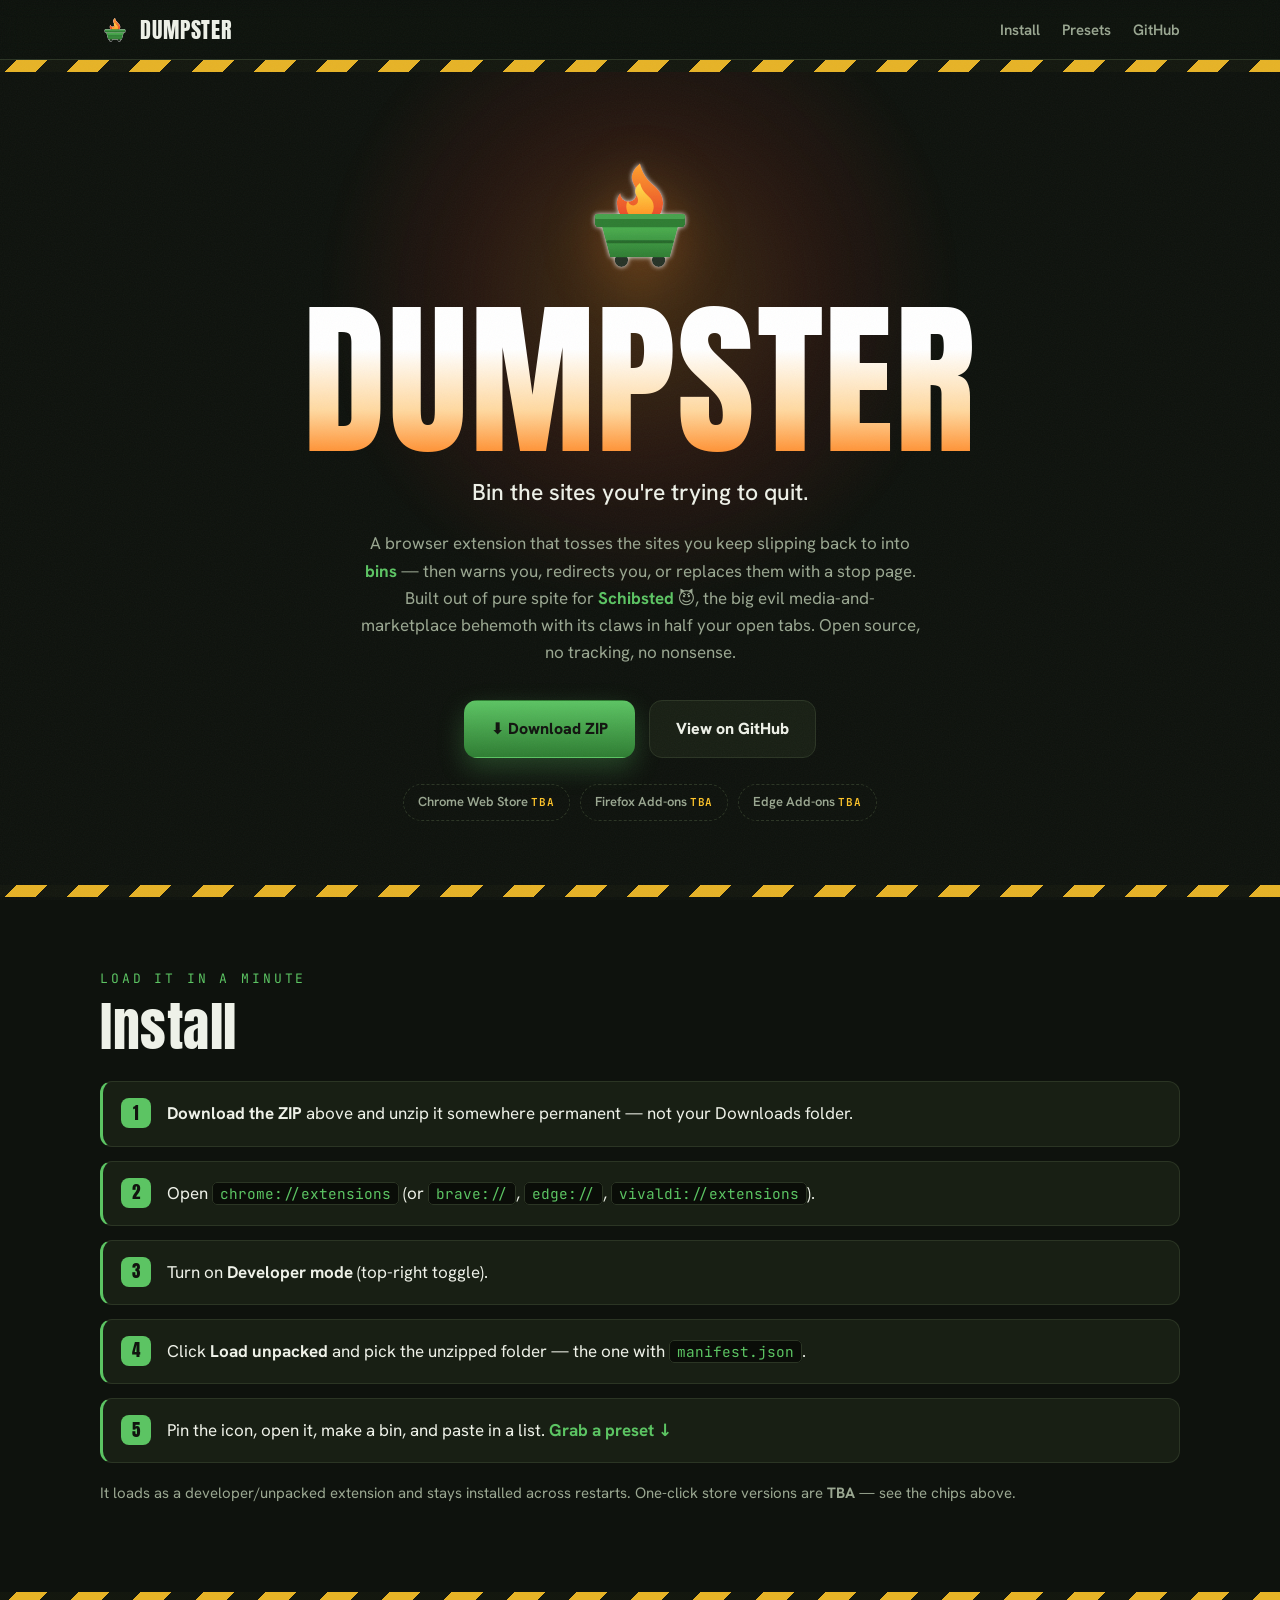
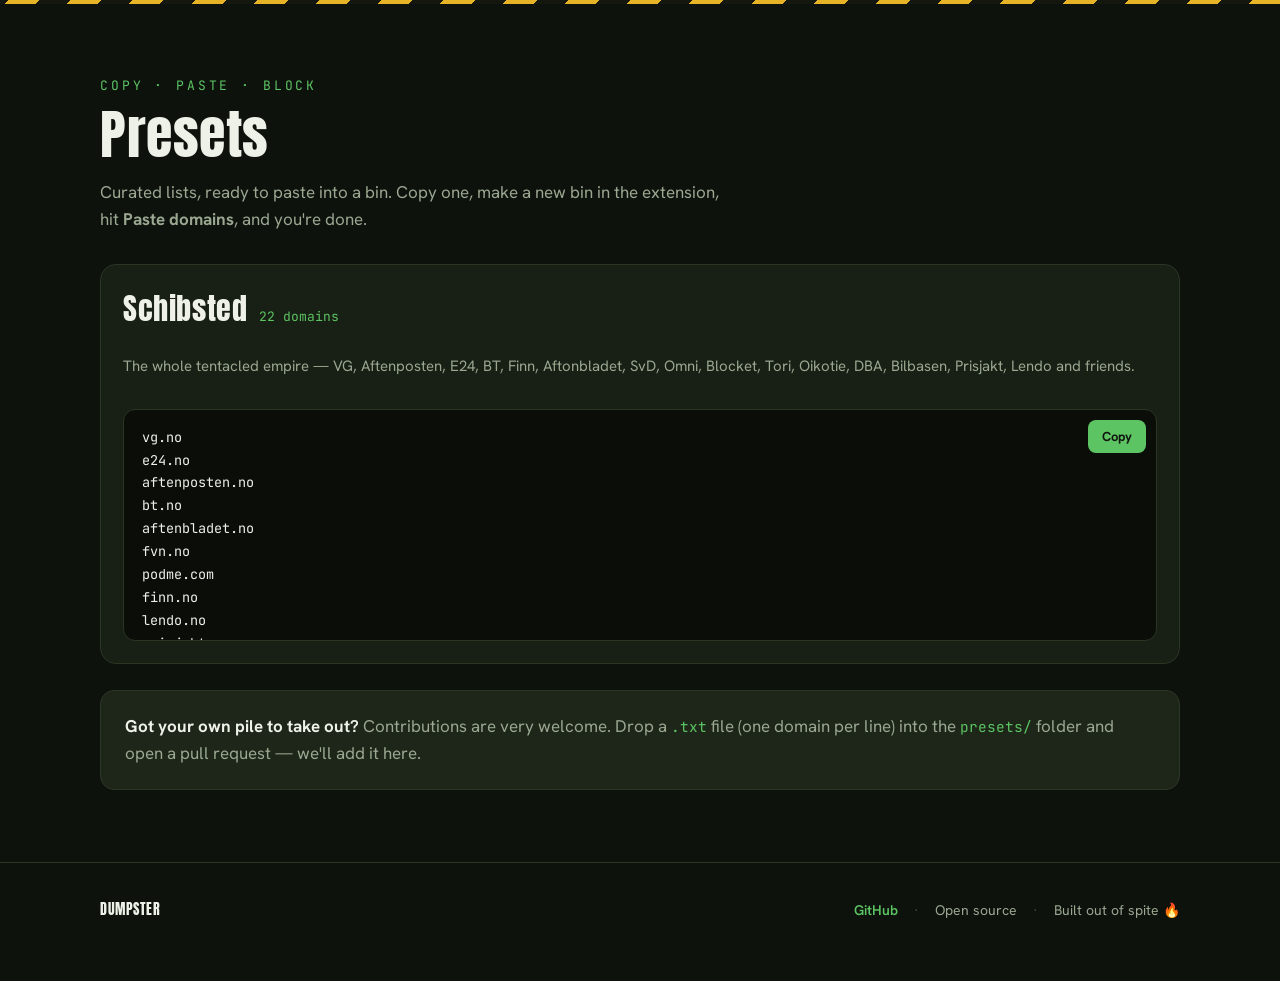
<file: docs/index.html>
<!DOCTYPE html>
<html lang="en">
  <head>
    <meta charset="utf-8" />
    <meta name="viewport" content="width=device-width, initial-scale=1" />
    <title>Dumpster — bin the sites you're trying to quit</title>
    <meta name="description" content="A browser extension that tosses the sites you're trying to quit into bins — warn, redirect, or replace them. Built out of spite for Schibsted. Open source." />
    <meta name="theme-color" content="#0e120d" />
    <meta property="og:title" content="Dumpster" />
    <meta property="og:description" content="Bin the sites you're trying to quit. Warn, redirect, or replace them. Built out of spite." />
    <meta property="og:image" content="icon.png" />
    <meta property="og:type" content="website" />
    <link rel="icon" href="icon.svg" />
    <link rel="preconnect" href="https://fonts.googleapis.com" />
    <link rel="preconnect" href="https://fonts.gstatic.com" crossorigin />
    <link
      href="https://fonts.googleapis.com/css2?family=Anton&family=Hanken+Grotesk:wght@400;500;700;800&family=JetBrains+Mono:wght@400;600&display=swap"
      rel="stylesheet"
    />
    <style>
      :root {
        --bg: #0e120d;
        --bg-2: #141a11;
        --card: #181f14;
        --card-2: #1d2618;
        --line: #2b3524;
        --ink: #eef1e8;
        --ink-soft: #9aa791;
        --green: #5cc463;
        --green-d: #2e7d32;
        --fire: #ff8c2b;
        --fire-2: #e5392b;
        --yellow: #ffc529;
        --red: #ef4444;
        --display: "Anton", "Arial Narrow", sans-serif;
        --body: "Hanken Grotesk", system-ui, sans-serif;
        --mono: "JetBrains Mono", ui-monospace, monospace;
      }

      * {
        box-sizing: border-box;
      }
      html {
        scroll-behavior: smooth;
      }
      body {
        margin: 0;
        background: var(--bg);
        color: var(--ink);
        font-family: var(--body);
        font-size: 17px;
        line-height: 1.6;
        -webkit-font-smoothing: antialiased;
        overflow-x: hidden;
      }
      /* faint grain over everything */
      body::before {
        content: "";
        position: fixed;
        inset: 0;
        z-index: 9999;
        pointer-events: none;
        opacity: 0.04;
        background-image: url("data:image/svg+xml,%3Csvg xmlns='http://www.w3.org/2000/svg' width='160' height='160'%3E%3Cfilter id='n'%3E%3CfeTurbulence type='fractalNoise' baseFrequency='0.85' numOctaves='3'/%3E%3C/filter%3E%3Crect width='100%25' height='100%25' filter='url(%23n)'/%3E%3C/svg%3E");
      }
      a {
        color: inherit;
      }
      .wrap {
        width: min(1080px, 92vw);
        margin: 0 auto;
      }

      /* hazard stripe */
      .hazard {
        height: 12px;
        background: repeating-linear-gradient(
          -45deg,
          var(--yellow) 0 22px,
          #14180f 22px 44px
        );
        opacity: 0.9;
      }

      /* ---------- nav ---------- */
      nav {
        position: sticky;
        top: 0;
        z-index: 50;
        backdrop-filter: blur(10px);
        background: color-mix(in srgb, var(--bg) 78%, transparent);
        border-bottom: 1px solid var(--line);
      }
      .nav-in {
        display: flex;
        align-items: center;
        gap: 14px;
        padding: 12px 0;
      }
      .nav-brand {
        display: flex;
        align-items: center;
        gap: 10px;
        font-family: var(--display);
        font-size: 22px;
        letter-spacing: 0.04em;
      }
      .nav-brand img {
        width: 30px;
        height: 30px;
      }
      .nav-links {
        margin-left: auto;
        display: flex;
        gap: 22px;
        font-weight: 600;
        font-size: 15px;
      }
      .nav-links a {
        text-decoration: none;
        color: var(--ink-soft);
        transition: color 0.15s;
      }
      .nav-links a:hover {
        color: var(--ink);
      }
      @media (max-width: 620px) {
        .nav-links {
          display: none;
        }
      }

      /* ---------- hero ---------- */
      .hero {
        position: relative;
        text-align: center;
        padding: 78px 0 64px;
        overflow: hidden;
      }
      .hero::before {
        content: "";
        position: absolute;
        top: -120px;
        left: 50%;
        transform: translateX(-50%);
        width: 680px;
        height: 680px;
        max-width: 120vw;
        background: radial-gradient(
          circle,
          rgba(255, 140, 43, 0.22),
          rgba(229, 57, 43, 0.1) 38%,
          transparent 66%
        );
        filter: blur(8px);
        pointer-events: none;
      }
      .hero-icon {
        width: 132px;
        height: 132px;
        position: relative;
        animation: rise 0.7s cubic-bezier(0.2, 0.9, 0.3, 1) both;
        filter: drop-shadow(0 8px 28px rgba(255, 140, 43, 0.3));
      }
      .hero h1 {
        font-family: var(--display);
        font-weight: 400;
        font-size: clamp(64px, 15vw, 168px);
        line-height: 0.9;
        letter-spacing: 0.01em;
        margin: 14px 0 0;
        background: linear-gradient(180deg, #fff 30%, #ffd9a0 70%, var(--fire));
        -webkit-background-clip: text;
        background-clip: text;
        color: transparent;
        animation: rise 0.7s 0.05s cubic-bezier(0.2, 0.9, 0.3, 1) both;
      }
      .hero .lead {
        font-size: clamp(18px, 2.4vw, 23px);
        font-weight: 500;
        color: var(--ink);
        max-width: 30ch;
        margin: 18px auto 0;
        animation: rise 0.7s 0.12s cubic-bezier(0.2, 0.9, 0.3, 1) both;
      }
      .hero .spite {
        color: var(--ink-soft);
        max-width: 56ch;
        margin: 20px auto 0;
        animation: rise 0.7s 0.18s cubic-bezier(0.2, 0.9, 0.3, 1) both;
      }
      .hero .spite b {
        color: var(--green);
      }
      @keyframes rise {
        from {
          opacity: 0;
          transform: translateY(16px);
        }
      }
      @keyframes flicker {
        0%, 100% {
          filter: drop-shadow(0 8px 28px rgba(255, 140, 43, 0.3));
        }
        50% {
          filter: drop-shadow(0 8px 38px rgba(255, 140, 43, 0.55));
        }
      }
      .hero-icon {
        animation: rise 0.7s cubic-bezier(0.2, 0.9, 0.3, 1) both,
          flicker 2.8s 0.8s ease-in-out infinite;
      }

      /* ---------- buttons ---------- */
      .cta {
        display: flex;
        gap: 14px;
        justify-content: center;
        flex-wrap: wrap;
        margin-top: 34px;
        animation: rise 0.7s 0.24s cubic-bezier(0.2, 0.9, 0.3, 1) both;
      }
      .btn {
        display: inline-flex;
        align-items: center;
        gap: 9px;
        font-family: var(--body);
        font-weight: 800;
        font-size: 16px;
        text-decoration: none;
        padding: 15px 26px;
        border-radius: 13px;
        border: 1px solid transparent;
        cursor: pointer;
        transition: transform 0.12s, box-shadow 0.18s, background 0.15s;
      }
      .btn-primary {
        color: #11140f;
        background: linear-gradient(180deg, var(--green), var(--green-d));
        box-shadow: 0 10px 26px rgba(92, 196, 99, 0.28);
      }
      .btn-primary:hover {
        transform: translateY(-2px);
        box-shadow: 0 16px 34px rgba(92, 196, 99, 0.4);
      }
      .btn-ghost {
        color: var(--ink);
        background: var(--card);
        border-color: var(--line);
      }
      .btn-ghost:hover {
        transform: translateY(-2px);
        background: var(--card-2);
      }

      .stores {
        margin-top: 26px;
        display: flex;
        gap: 10px;
        justify-content: center;
        flex-wrap: wrap;
        animation: rise 0.7s 0.3s cubic-bezier(0.2, 0.9, 0.3, 1) both;
      }
      .chip {
        font-size: 13px;
        font-weight: 600;
        color: var(--ink-soft);
        padding: 7px 14px;
        border: 1px dashed var(--line);
        border-radius: 999px;
      }
      .chip span {
        color: var(--yellow);
        font-family: var(--mono);
        font-size: 11px;
        letter-spacing: 0.08em;
      }

      /* ---------- sections ---------- */
      section.block {
        padding: 72px 0;
      }
      .eyebrow {
        font-family: var(--mono);
        font-size: 13px;
        letter-spacing: 0.22em;
        text-transform: uppercase;
        color: var(--green);
        margin: 0 0 10px;
      }
      h2 {
        font-family: var(--display);
        font-weight: 400;
        font-size: clamp(34px, 5vw, 54px);
        line-height: 1;
        letter-spacing: 0.01em;
        margin: 0 0 28px;
      }

      /* steps */
      .steps {
        list-style: none;
        counter-reset: s;
        margin: 0;
        padding: 0;
        display: grid;
        gap: 14px;
      }
      .steps li {
        counter-increment: s;
        position: relative;
        background: var(--card);
        border: 1px solid var(--line);
        border-left: 3px solid var(--green);
        border-radius: 12px;
        padding: 18px 20px 18px 64px;
      }
      .steps li::before {
        content: counter(s);
        position: absolute;
        left: 18px;
        top: 16px;
        width: 30px;
        height: 30px;
        display: grid;
        place-items: center;
        font-family: var(--display);
        font-size: 17px;
        color: #11140f;
        background: var(--green);
        border-radius: 8px;
      }
      .steps b {
        color: var(--ink);
      }
      .steps code,
      kbd {
        font-family: var(--mono);
        font-size: 0.85em;
        background: #0a0d08;
        border: 1px solid var(--line);
        padding: 1px 7px;
        border-radius: 5px;
        color: var(--green);
      }
      .note {
        margin-top: 18px;
        color: var(--ink-soft);
        font-size: 15px;
      }

      /* presets */
      .preset-intro {
        max-width: 64ch;
        color: var(--ink-soft);
        margin: -10px 0 30px;
      }
      .preset {
        background: var(--card);
        border: 1px solid var(--line);
        border-radius: 16px;
        overflow: hidden;
      }
      .preset-head {
        display: flex;
        align-items: baseline;
        gap: 12px;
        padding: 20px 22px 0;
      }
      .preset-head h3 {
        font-family: var(--display);
        font-weight: 400;
        font-size: 30px;
        letter-spacing: 0.02em;
        margin: 0;
      }
      .preset-count {
        font-family: var(--mono);
        font-size: 13px;
        color: var(--green);
      }
      .preset-blurb {
        padding: 6px 22px 16px;
        color: var(--ink-soft);
        font-size: 15px;
      }
      .preset-box {
        position: relative;
        margin: 0 22px 22px;
        border: 1px solid var(--line);
        border-radius: 12px;
        background: #0a0d08;
      }
      .preset-box pre {
        margin: 0;
        padding: 16px 18px;
        max-height: 230px;
        overflow: auto;
        font-family: var(--mono);
        font-size: 13.5px;
        line-height: 1.7;
        color: var(--ink);
        white-space: pre-wrap;
        word-break: break-all;
      }
      .copy {
        position: absolute;
        top: 10px;
        right: 10px;
        font-family: var(--body);
        font-weight: 700;
        font-size: 13px;
        color: #11140f;
        background: var(--green);
        border: none;
        border-radius: 8px;
        padding: 8px 14px;
        cursor: pointer;
        transition: background 0.15s, transform 0.1s;
      }
      .copy:hover {
        transform: translateY(-1px);
      }
      .copy.copied {
        background: var(--yellow);
      }

      .contribute {
        margin-top: 26px;
        background: var(--card-2);
        border: 1px solid var(--line);
        border-radius: 14px;
        padding: 22px 24px;
        color: var(--ink-soft);
      }
      .contribute b {
        color: var(--ink);
      }
      .contribute code {
        font-family: var(--mono);
        font-size: 0.85em;
        color: var(--green);
      }

      footer {
        border-top: 1px solid var(--line);
        padding: 36px 0 60px;
        color: var(--ink-soft);
        font-size: 14px;
      }
      .foot-in {
        display: flex;
        gap: 16px;
        align-items: center;
        flex-wrap: wrap;
      }
      .foot-in a {
        color: var(--green);
        font-weight: 600;
        text-decoration: none;
      }
      .foot-in .sep {
        opacity: 0.4;
      }
      .foot-brand {
        font-family: var(--display);
        letter-spacing: 0.04em;
        color: var(--ink);
        margin-right: auto;
      }
    </style>
  </head>
  <body>
    <nav>
      <div class="wrap nav-in">
        <span class="nav-brand"><img src="icon.svg" alt="" /> DUMPSTER</span>
        <span class="nav-links">
          <a href="#install">Install</a>
          <a href="#presets">Presets</a>
          <a id="navRepo" href="#">GitHub</a>
        </span>
      </div>
    </nav>
    <div class="hazard"></div>

    <header class="hero">
      <div class="wrap">
        <img class="hero-icon" src="icon.svg" alt="Dumpster logo" />
        <h1>DUMPSTER</h1>
        <p class="lead">Bin the sites you're trying to quit.</p>
        <p class="spite">
          A browser extension that tosses the sites you keep slipping back to into
          <b>bins</b> — then warns you, redirects you, or replaces them with a stop
          page. Built out of pure spite for <b>Schibsted</b> 😈, the big evil
          media-and-marketplace behemoth with its claws in half your open tabs.
          Open source, no tracking, no nonsense.
        </p>

        <div class="cta">
          <a class="btn btn-primary" id="downloadBtn" href="#install">⬇ Download ZIP</a>
          <a class="btn btn-ghost" id="repoBtn" href="#">View on GitHub</a>
        </div>

        <div class="stores">
          <span class="chip">Chrome Web Store <span>TBA</span></span>
          <span class="chip">Firefox Add-ons <span>TBA</span></span>
          <span class="chip">Edge Add-ons <span>TBA</span></span>
        </div>
      </div>
    </header>

    <div class="hazard"></div>

    <section class="block" id="install">
      <div class="wrap">
        <p class="eyebrow">Load it in a minute</p>
        <h2>Install</h2>
        <ol class="steps">
          <li><b>Download the ZIP</b> above and unzip it somewhere permanent — not your Downloads folder.</li>
          <li>Open <code>chrome://extensions</code> (or <code>brave://</code>, <code>edge://</code>, <code>vivaldi://extensions</code>).</li>
          <li>Turn on <b>Developer mode</b> (top-right toggle).</li>
          <li>Click <b>Load unpacked</b> and pick the unzipped folder — the one with <code>manifest.json</code>.</li>
          <li>Pin the icon, open it, make a bin, and paste in a list. <a href="#presets" style="color:var(--green);font-weight:700;text-decoration:none">Grab a preset ↓</a></li>
        </ol>
        <p class="note">
          It loads as a developer/unpacked extension and stays installed across
          restarts. One-click store versions are <b>TBA</b> — see the chips above.
        </p>
      </div>
    </section>

    <div class="hazard"></div>

    <section class="block" id="presets">
      <div class="wrap">
        <p class="eyebrow">Copy · Paste · Block</p>
        <h2>Presets</h2>
        <p class="preset-intro">
          Curated lists, ready to paste into a bin. Copy one, make a new bin in the
          extension, hit <b>Paste domains</b>, and you're done.
        </p>

        <div id="presetList"></div>

        <div class="contribute">
          <b>Got your own pile to take out?</b> Contributions are very welcome.
          Drop a <code>.txt</code> file (one domain per line) into the
          <code>presets/</code> folder and open a pull request — we'll add it here.
        </div>
      </div>
    </section>

    <footer>
      <div class="wrap foot-in">
        <span class="foot-brand">DUMPSTER</span>
        <a id="footRepo" href="#">GitHub</a>
        <span class="sep">·</span>
        <span>Open source</span>
        <span class="sep">·</span>
        <span>Built out of spite 🔥</span>
      </div>
    </footer>

    <script>
      // Figure out the repo + download URLs from the GitHub Pages address.
      // user.github.io/<repo>/  ->  github.com/user/<repo>
      (function () {
        const host = location.hostname;
        const isPages = host.endsWith("github.io");
        const user = isPages ? host.split(".")[0] : null;
        const repo = isPages
          ? location.pathname.split("/").filter(Boolean)[0] || "dumpster"
          : "dumpster";
        const repoUrl = user
          ? "https://github.com/" + user + "/" + repo
          : "https://github.com/your-username/dumpster";

        ["repoBtn", "navRepo", "footRepo"].forEach(function (id) {
          document.getElementById(id).href = repoUrl;
        });

        // Point "Download ZIP" at the real default branch. Start with a safe
        // guess, then upgrade via the API (handles main vs master vs anything).
        const dl = document.getElementById("downloadBtn");
        dl.href = repoUrl + "/archive/refs/heads/main.zip";
        if (user) {
          fetch("https://api.github.com/repos/" + user + "/" + repo)
            .then(function (r) {
              return r.ok ? r.json() : null;
            })
            .then(function (info) {
              if (info && info.default_branch) {
                dl.href =
                  repoUrl + "/archive/refs/heads/" + info.default_branch + ".zip";
              }
            })
            .catch(function () {
              /* keep the fallback */
            });
        }
      })();

      // Presets: add an entry here when you add a .txt to /presets.
      const PRESETS = [
        {
          title: "Schibsted",
          file: "presets/schibsted.txt",
          blurb:
            "The whole tentacled empire — VG, Aftenposten, E24, BT, Finn, Aftonbladet, SvD, Omni, Blocket, Tori, Oikotie, DBA, Bilbasen, Prisjakt, Lendo and friends."
        }
      ];

      const list = document.getElementById("presetList");

      PRESETS.forEach(function (p, i) {
        const el = document.createElement("div");
        el.className = "preset";
        if (i > 0) el.style.marginTop = "18px";
        el.innerHTML =
          '<div class="preset-head"><h3>' +
          p.title +
          '</h3><span class="preset-count"></span></div>' +
          '<p class="preset-blurb">' +
          p.blurb +
          "</p>" +
          '<div class="preset-box"><button class="copy">Copy</button><pre>Loading…</pre></div>';
        list.appendChild(el);

        const pre = el.querySelector("pre");
        const count = el.querySelector(".preset-count");
        const btn = el.querySelector(".copy");

        fetch(p.file)
          .then(function (r) {
            if (!r.ok) throw new Error("not found");
            return r.text();
          })
          .then(function (text) {
            const domains = text
              .split(/\r?\n/)
              .map(function (s) {
                return s.trim();
              })
              .filter(Boolean);
            pre.textContent = domains.join("\n");
            count.textContent = domains.length + " domains";
          })
          .catch(function () {
            pre.textContent =
              "Couldn't load the list here — view it in the repo: " + p.file;
            btn.style.display = "none";
          });

        btn.addEventListener("click", function () {
          navigator.clipboard.writeText(pre.textContent).then(function () {
            btn.textContent = "Copied ✓";
            btn.classList.add("copied");
            setTimeout(function () {
              btn.textContent = "Copy";
              btn.classList.remove("copied");
            }, 1600);
          });
        });
      });
    </script>
  </body>
</html>
</file>
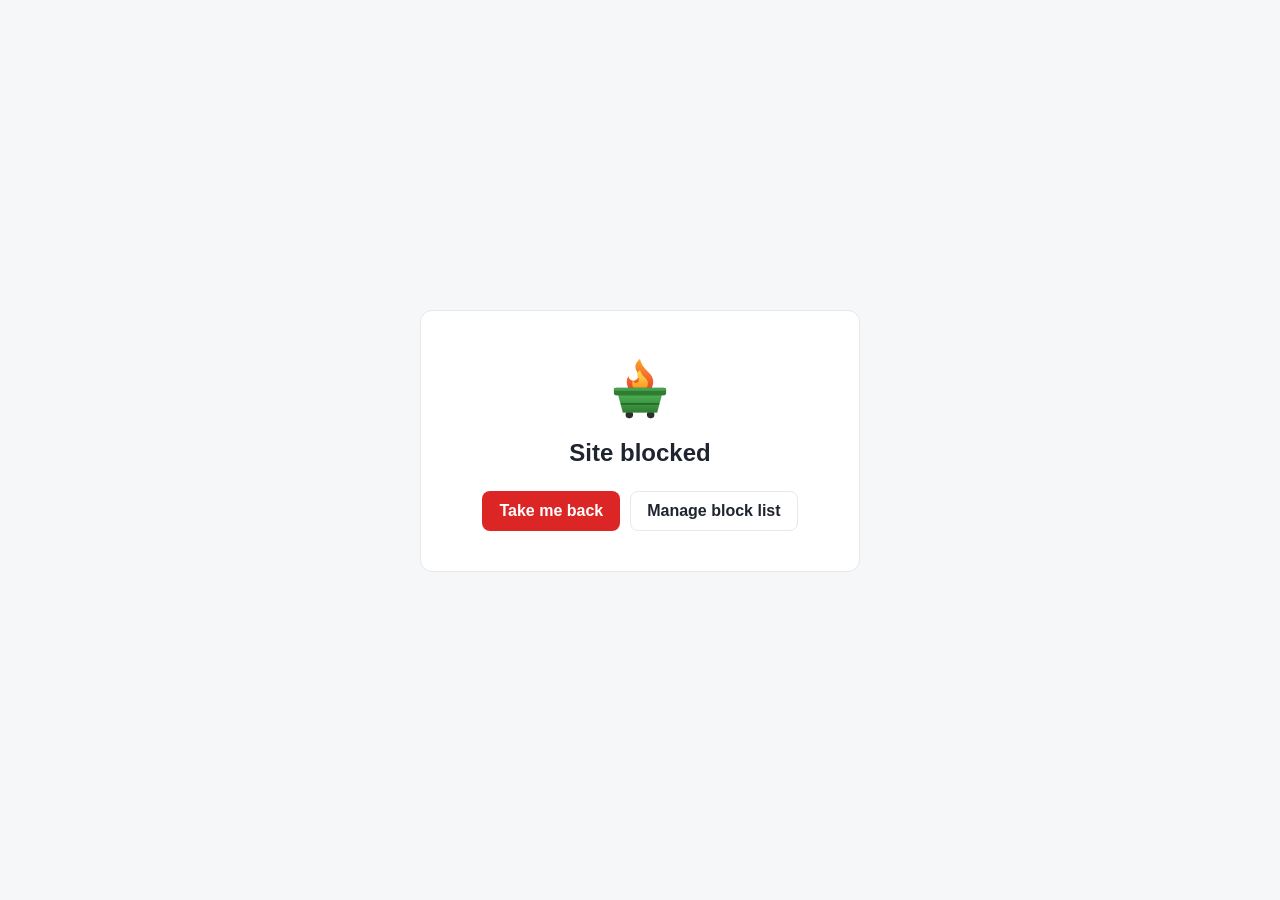
<file: src/blocked.html>
<!DOCTYPE html>
<html lang="en">
  <head>
    <meta charset="utf-8" />
    <meta name="viewport" content="width=device-width, initial-scale=1" />
    <title>Blocked &middot; Dumpster</title>
    <link rel="stylesheet" href="pages.css" />
  </head>
  <body class="blocked-page">
    <main class="card blocked-card">
      <div class="blocked-mark" aria-hidden="true">
        <img src="../assets/icon.svg" alt="" />
      </div>
      <h1 id="blockedTitle">Site blocked</h1>
      <p class="blocked-sub" id="blockedSub"></p>
      <div class="blocked-actions">
        <button id="back" class="btn btn-primary">Take me back</button>
        <button id="options" class="btn btn-ghost">Manage block list</button>
      </div>
    </main>
    <script src="common.js"></script>
    <script src="blocked.js"></script>
  </body>
</html>
</file>
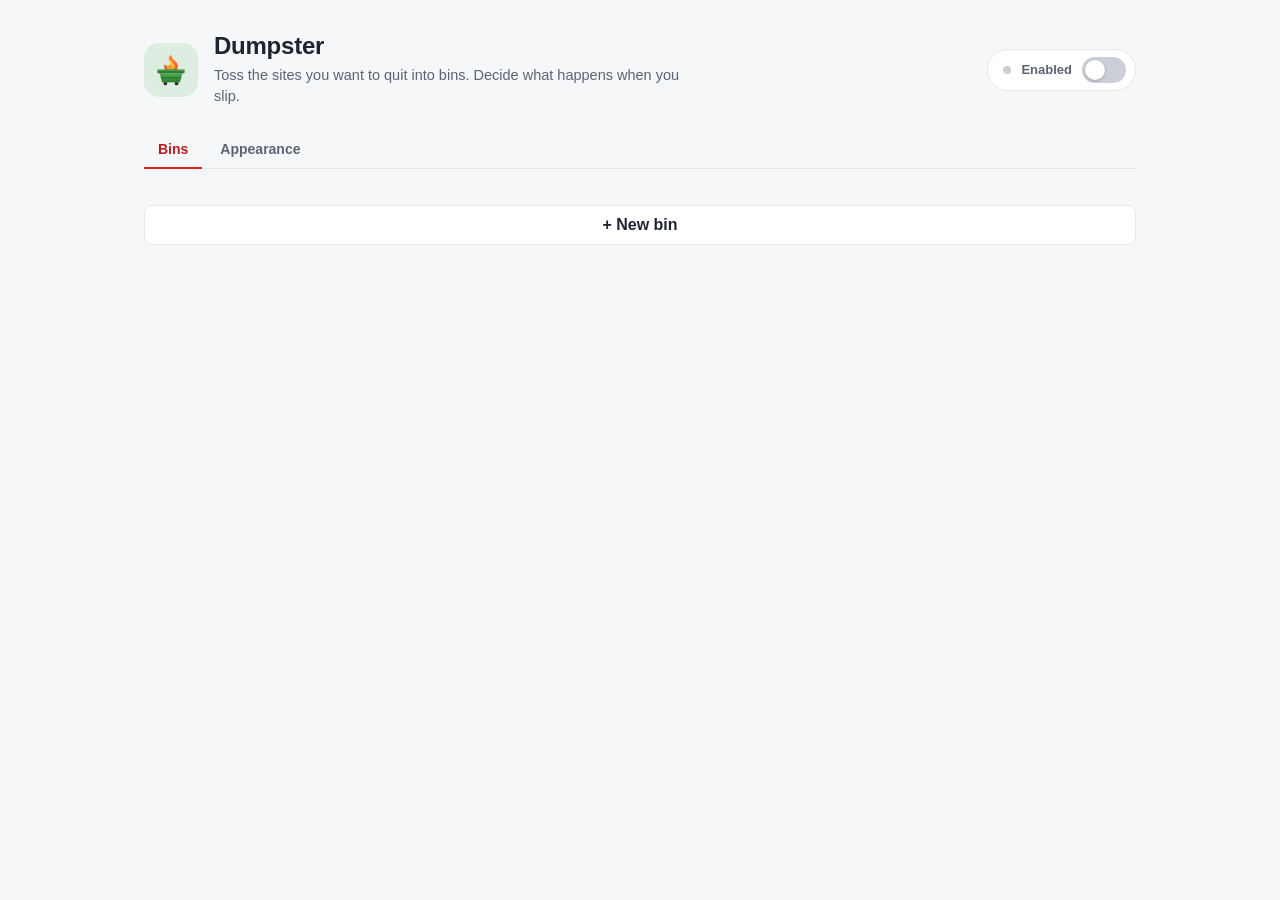
<file: src/options.html>
<!DOCTYPE html>
<html lang="en">
  <head>
    <meta charset="utf-8" />
    <meta name="viewport" content="width=device-width, initial-scale=1" />
    <title>Dumpster &middot; Settings</title>
    <link rel="stylesheet" href="pages.css" />
  </head>
  <body class="options-page">
    <main class="shell wide">
      <header class="head">
        <div class="brand">
          <span class="brand-mark" aria-hidden="true"><img src="../assets/icon.svg" alt="" /></span>
          <div class="brand-text">
            <h1>Dumpster</h1>
            <p class="tagline">Toss the sites you want to quit into bins. Decide what happens when you slip.</p>
          </div>
        </div>
        <label class="switch master" title="Turn all blocking on or off">
          <span class="master-dot" aria-hidden="true"></span>
          <span class="switch-label" id="enabledLabel">Enabled</span>
          <input type="checkbox" id="enabled" />
          <span class="switch-track"><span class="switch-thumb"></span></span>
        </label>
      </header>

      <nav class="tabs" role="tablist">
        <button type="button" class="tab is-active" data-tab="bins" role="tab">Bins</button>
        <button type="button" class="tab" data-tab="appearance" role="tab">Appearance</button>
      </nav>

      <!-- Bins tab -->
      <section class="tabpane" data-pane="bins">
        <div class="bin-grid" id="bins"></div>
        <p class="empty-bins" id="emptyBins" hidden>
          No bins yet. Create one and paste in a list of sites to block.
        </p>
        <button type="button" class="btn btn-ghost btn-newbin" id="newBin">+ New bin</button>
      </section>

      <!-- Appearance tab -->
      <section class="tabpane" data-pane="appearance" hidden>
        <section class="card">
          <h2>What it says</h2>
          <p class="hint">Wording is shared across every bin. Use <code>{site}</code> wherever you want the blocked domain to appear.</p>
          <div class="field">
            <label for="bannerText">Warning bar message</label>
            <textarea id="bannerText" rows="2"></textarea>
          </div>
          <div class="field">
            <label for="blockedTitle">Stop page heading</label>
            <input type="text" id="blockedTitle" />
          </div>
          <div class="field">
            <label for="blockedText">Stop page text</label>
            <textarea id="blockedText" rows="2"></textarea>
          </div>
          <div class="field">
            <label for="backLabel">"Back" button label</label>
            <input type="text" id="backLabel" />
          </div>
          <div class="field">
            <label for="hideLabel">"Hide" button label</label>
            <input type="text" id="hideLabel" />
          </div>
          <div class="field">
            <label for="manageLabel">"Manage" button label</label>
            <input type="text" id="manageLabel" />
          </div>
        </section>
        <div class="pane-foot">
          <button type="button" class="btn btn-ghost btn-sm" id="appReset">Reset to defaults</button>
          <span class="dirty" id="appDirty" hidden><span class="dirty-dot"></span>Unsaved changes</span>
          <span class="status" id="appStatus" role="status"></span>
          <button type="button" class="btn btn-primary" id="appSave" disabled>Saved</button>
        </div>
      </section>
    </main>

    <!-- Bin editor (popup) -->
    <div class="modal-backdrop" id="binModal" hidden>
      <div class="modal" role="dialog" aria-modal="true" aria-labelledby="modalName">
        <header class="modal-head">
          <input type="text" class="bin-name" id="modalName" aria-label="Bin name" placeholder="Bin name" />
          <button type="button" class="modal-close" id="modalClose" aria-label="Close">&times;</button>
        </header>

        <div class="modal-body">
          <div class="bin-action">
            <label class="bin-action-label" for="modalMode">When I visit a site in this bin&hellip;</label>
            <select class="bin-mode" id="modalMode">
              <option value="warning">Show a warning bar</option>
              <option value="redirect">Redirect me elsewhere</option>
              <option value="error">Block with a stop page</option>
            </select>
            <div class="field bin-redirect" id="modalRedirectRow">
              <label for="modalRedirect">Default redirect destination</label>
              <input type="url" id="modalRedirect" placeholder="https://example.com" spellcheck="false" />
            </div>
          </div>

          <div class="bin-rows" id="modalRows"></div>

          <div class="bin-actions">
            <button type="button" class="btn btn-ghost btn-sm" id="modalAddSite">+ Add site</button>
            <button type="button" class="btn btn-ghost btn-sm" id="modalPaste">Paste domains</button>
            <span class="count" id="modalCount"></span>
          </div>

          <div class="bin-paste-box" id="modalPasteBox" hidden>
            <textarea id="modalPasteText" rows="5" spellcheck="false" placeholder="vg.no&#10;finn.no&#10;aftonbladet.se"></textarea>
            <div class="paste-actions">
              <button type="button" class="btn btn-primary btn-sm" id="modalPasteAdd">Add to bin</button>
              <button type="button" class="btn btn-ghost btn-sm" id="modalPasteCancel">Cancel</button>
            </div>
          </div>
        </div>

        <footer class="modal-foot">
          <button type="button" class="btn btn-ghost btn-danger" id="modalDelete">Delete bin</button>
          <span class="modal-foot-spacer"></span>
          <span class="dirty" id="modalDirty" hidden><span class="dirty-dot"></span>Unsaved</span>
          <button type="button" class="btn btn-ghost" id="modalCancel">Cancel</button>
          <button type="button" class="btn btn-primary" id="modalSave" disabled>Save changes</button>
        </footer>
      </div>
    </div>

    <script src="common.js"></script>
    <script src="options.js"></script>
  </body>
</html>
</file>
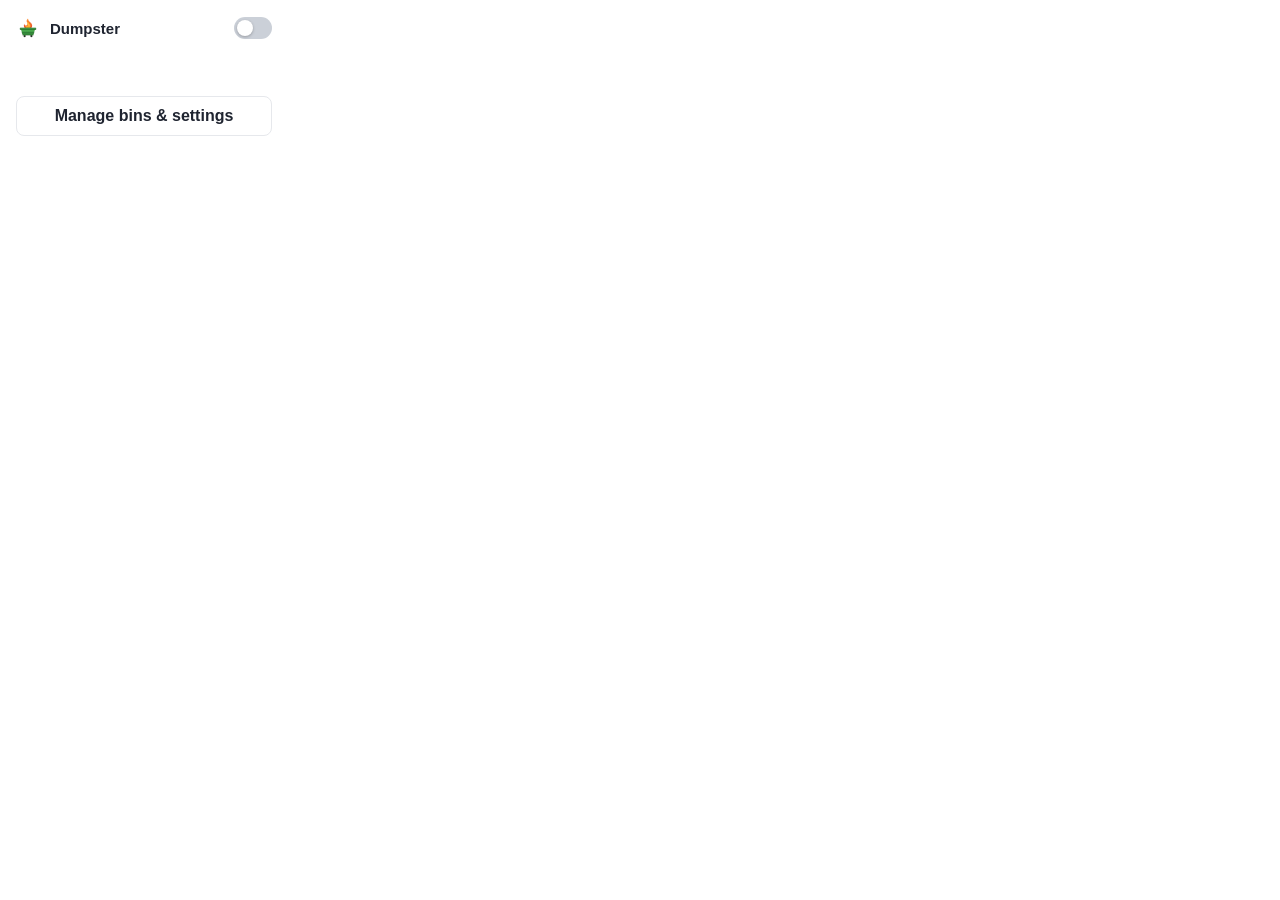
<file: src/popup.html>
<!DOCTYPE html>
<html lang="en">
  <head>
    <meta charset="utf-8" />
    <meta name="viewport" content="width=device-width, initial-scale=1" />
    <title>Dumpster</title>
    <link rel="stylesheet" href="pages.css" />
  </head>
  <body class="popup-page">
    <div class="popup">
      <header class="popup-head">
        <span class="brand-mark" aria-hidden="true"><img src="../assets/icon.svg" alt="" /></span>
        <strong>Dumpster</strong>
        <label class="switch switch-sm">
          <input type="checkbox" id="enabled" />
          <span class="switch-track"><span class="switch-thumb"></span></span>
        </label>
      </header>

      <div class="popup-bins" id="bins"></div>

      <p class="popup-status" id="status"></p>

      <button type="button" class="btn btn-ghost btn-block" id="options">
        Manage bins &amp; settings
      </button>
    </div>

    <script src="common.js"></script>
    <script src="popup.js"></script>
  </body>
</html>
</file>
<file: src/pages.css>
/* Shared styles for the options page, popup, and block page. */

:root {
  color-scheme: light dark;
  --red: #dc2626;
  --red-dark: #b91c1c;
  --red-soft: #fef2f2;
  --ink: #1f2430;
  --ink-soft: #5b6473;
  --line: #e6e8ec;
  --line-2: #cdd2da; /* stronger hairline (hover borders) */
  --bg: #f6f7f9;
  --card: #ffffff;
  --field-bg: #ffffff; /* inputs / textareas */
  --elev: #ffffff; /* ghost buttons */
  --elev-hover: #f1f2f4;
  --switch-off: #cbd0d8;
  --chip-bg: var(--red-soft); /* .domain / code chips */
  --chip-fg: var(--red-dark);
  --radius: 12px;
  --font: -apple-system, BlinkMacSystemFont, "Segoe UI", Roboto, Helvetica,
    Arial, sans-serif;
  --mono: ui-monospace, SFMono-Regular, Menlo, Consolas, monospace;
}

@media (prefers-color-scheme: dark) {
  :root {
    --red: #ef4444;
    --red-dark: #f87171;
    --red-soft: #2a1618;
    --ink: #e8eaed;
    --ink-soft: #9aa3b2;
    --line: #2c333f;
    --line-2: #3b4350;
    --bg: #0f1216;
    --card: #1a1f29;
    --field-bg: #11151c;
    --elev: #222835;
    --elev-hover: #2b323f;
    --switch-off: #3a414e;
    --chip-bg: #3a1d20;
    --chip-fg: #fca5a5;
  }
}

* {
  box-sizing: border-box;
}

/* The `hidden` attribute must win over author `display` rules (e.g. the modal's
   `display: flex`), otherwise hidden elements stay visible. */
[hidden] {
  display: none !important;
}

body {
  margin: 0;
  font-family: var(--font);
  color: var(--ink);
  background: var(--bg);
  -webkit-font-smoothing: antialiased;
}

h1,
h2 {
  margin: 0;
}

/* ---------- Buttons ---------- */
.btn {
  font: inherit;
  font-weight: 600;
  border: 1px solid transparent;
  border-radius: 8px;
  padding: 10px 16px;
  cursor: pointer;
  transition: background 0.12s ease, border-color 0.12s ease;
}
.btn-sm {
  padding: 7px 12px;
  font-size: 13px;
}
.btn-block {
  width: 100%;
}
.btn-primary {
  background: var(--red);
  color: #fff;
}
.btn-primary:hover {
  background: var(--red-dark);
}
.btn-ghost {
  background: var(--elev);
  color: var(--ink);
  border-color: var(--line);
}
.btn-ghost:hover {
  background: var(--elev-hover);
}
.btn:disabled {
  opacity: 0.55;
  cursor: default;
}

.domain,
code {
  font-family: var(--mono);
  background: var(--chip-bg);
  color: var(--chip-fg);
  padding: 1px 6px;
  border-radius: 5px;
  font-size: 0.92em;
}

/* ---------- Brand marks ---------- */
.brand-mark,
.blocked-mark {
  color: var(--red);
  display: inline-flex;
  align-items: center;
  justify-content: center;
}
.brand-mark img {
  width: 36px;
  height: 36px;
  display: block;
}
.popup-head .brand-mark img {
  width: 24px;
  height: 24px;
}
.blocked-mark img {
  width: 76px;
  height: 76px;
  display: block;
}

/* ---------- Switch ---------- */
.switch {
  display: inline-flex;
  align-items: center;
  gap: 10px;
  cursor: pointer;
  user-select: none;
}
.switch input {
  position: absolute;
  opacity: 0;
  width: 0;
  height: 0;
}
.switch-track {
  position: relative;
  width: 44px;
  height: 26px;
  background: var(--switch-off);
  border-radius: 999px;
  transition: background 0.15s ease;
  flex: 0 0 auto;
}
.switch-thumb {
  position: absolute;
  top: 3px;
  left: 3px;
  width: 20px;
  height: 20px;
  background: #fff;
  border-radius: 50%;
  box-shadow: 0 1px 3px rgba(0, 0, 0, 0.25);
  transition: transform 0.15s ease;
}
.switch input:checked + .switch-track {
  background: var(--red);
}
.switch input:checked + .switch-track .switch-thumb {
  transform: translateX(18px);
}
.switch-sm .switch-track {
  width: 38px;
  height: 22px;
}
.switch-sm .switch-thumb {
  width: 16px;
  height: 16px;
}
.switch-sm input:checked + .switch-track .switch-thumb {
  transform: translateX(16px);
}
.switch-label {
  font-size: 13px;
  font-weight: 600;
  color: var(--ink-soft);
}

/* ---------- Options page ---------- */
.shell {
  max-width: 680px;
  margin: 0 auto;
  padding: 32px 24px 64px;
}
.shell.wide {
  max-width: 1040px;
}
.head {
  display: flex;
  align-items: center;
  justify-content: space-between;
  gap: 16px;
  margin-bottom: 24px;
}
.brand {
  display: flex;
  gap: 16px;
  align-items: center;
  min-width: 0;
}
.brand-mark {
  font-size: 34px;
  line-height: 1;
}
/* Header brand mark sits in a soft tinted tile so the icon reads as a logo. */
.head .brand-mark {
  width: 54px;
  height: 54px;
  flex: 0 0 auto;
  border-radius: 15px;
  background: rgba(76, 175, 80, 0.14);
}
.head .brand-mark img {
  width: 40px;
  height: 40px;
}
.head h1 {
  font-size: 24px;
  font-weight: 800;
  letter-spacing: -0.01em;
}

/* Master enable — a labeled pill with a status dot. */
.master {
  flex: 0 0 auto;
  gap: 10px;
  padding: 7px 9px 7px 15px;
  border: 1px solid var(--line);
  border-radius: 999px;
  background: var(--card);
}
.master .switch-label {
  font-weight: 700;
  color: var(--ink-soft);
  order: 2;
}
.master:has(input:checked) .switch-label {
  color: var(--ink);
}
.master-dot {
  order: 1;
  width: 8px;
  height: 8px;
  flex: 0 0 auto;
  border-radius: 50%;
  background: var(--switch-off);
  transition: background 0.15s ease;
}
.master:has(input:checked) .master-dot {
  background: var(--red);
}
.master .switch-track {
  order: 3;
}
.tagline {
  margin: 5px 0 0;
  color: var(--ink-soft);
  font-size: 14.5px;
  line-height: 1.45;
  max-width: 60ch;
}

.card {
  background: var(--card);
  border: 1px solid var(--line);
  border-radius: var(--radius);
  padding: 20px;
  margin-bottom: 18px;
}
.card h2 {
  font-size: 15px;
  margin-bottom: 14px;
}
.card-head {
  display: flex;
  align-items: baseline;
  justify-content: space-between;
  margin-bottom: 6px;
}
.card-head h2 {
  margin-bottom: 0;
}
.count {
  font-size: 12px;
  color: var(--ink-soft);
  font-weight: 600;
}

.modes {
  display: grid;
  gap: 10px;
}
.mode {
  display: flex;
  gap: 12px;
  align-items: flex-start;
  padding: 12px 14px;
  border: 1px solid var(--line);
  border-radius: 10px;
  cursor: pointer;
  transition: border-color 0.12s ease, background 0.12s ease;
}
.mode:hover {
  border-color: var(--line-2);
}
.mode input {
  margin-top: 2px;
  accent-color: var(--red);
}
.mode input:checked ~ .mode-body .mode-title {
  color: var(--red-dark);
}
.mode:has(input:checked) {
  border-color: var(--red);
  background: var(--red-soft);
}
.mode-body {
  display: flex;
  flex-direction: column;
  gap: 2px;
}
.mode-title {
  font-weight: 600;
  font-size: 14px;
}
.mode-desc {
  font-size: 12.5px;
  color: var(--ink-soft);
}

.redirect-row {
  margin-top: 16px;
  display: flex;
  flex-direction: column;
  gap: 6px;
}
.redirect-row label,
.field label {
  font-size: 13px;
  font-weight: 600;
}
.field {
  display: flex;
  flex-direction: column;
  gap: 6px;
}
.field + .field {
  margin-top: 14px;
}
input[type="url"],
input[type="text"],
textarea,
select {
  font: inherit;
  color: var(--ink);
  border: 1px solid var(--line);
  border-radius: 8px;
  padding: 10px 12px;
  width: 100%;
  background: var(--field-bg);
}
input[type="url"]:focus,
input[type="text"]:focus,
textarea:focus,
select:focus {
  outline: 2px solid var(--red);
  outline-offset: 1px;
  border-color: var(--red);
}
textarea {
  font-family: var(--mono);
  font-size: 13px;
  line-height: 1.6;
  resize: vertical;
}
/* Wording fields are prose, not domains — use the normal UI font. */
.field textarea {
  font-family: var(--font);
  font-size: 14px;
  line-height: 1.5;
}
.hint {
  font-size: 12.5px;
  color: var(--ink-soft);
  margin: 0 0 12px;
}

/* ---------- Block-list rows ---------- */
.block-rows {
  display: flex;
  flex-direction: column;
  gap: 8px;
}
/* Each site is a framed card; the inputs inside are borderless so the frame is
   the only box, and the layout never shifts horizontally. */
.block-row {
  border: 1px solid var(--line);
  border-radius: 10px;
  background: var(--field-bg);
  padding: 3px 6px 3px 12px;
  transition: border-color 0.12s ease;
}
.block-row:focus-within {
  border-color: var(--red);
}
.row-main {
  display: flex;
  align-items: center;
  gap: 8px;
  min-height: 40px;
}
/* Borderless inputs that fill the framed row (selectors scoped to .block-row so
   they outrank the generic input styling). */
.block-row .row-domain,
.block-row .row-ovr-url {
  flex: 1 1 auto;
  min-width: 0;
  width: 100%;
  border: none;
  background: transparent;
  padding: 6px 0;
  font-family: var(--mono);
  font-size: 13px;
  color: var(--ink);
}
.block-row .row-domain:focus,
.block-row .row-ovr-url:focus {
  outline: none;
}

/* Per-site action selector. */
.row-action {
  flex: 0 0 auto;
  width: auto;
  padding: 6px 8px;
  font-size: 12px;
  font-weight: 600;
  border: 1px solid var(--line);
  border-radius: 7px;
  background: var(--elev);
  color: var(--ink);
}

/* Second line: the per-site destination, revealed when action is Redirect. */
.row-redirect {
  display: none;
  align-items: center;
  gap: 8px;
  border-top: 1px dashed var(--line);
  margin-top: 2px;
  padding: 4px 0 6px;
}
.block-row.show-redirect .row-redirect {
  display: flex;
}
.row-arrow {
  flex: 0 0 auto;
  color: var(--ink-soft);
  font-size: 14px;
  padding-left: 2px;
}

/* Trash button. */
.row-del {
  flex: 0 0 auto;
  display: inline-flex;
  align-items: center;
  justify-content: center;
  width: 32px;
  height: 32px;
  border: none;
  border-radius: 8px;
  background: transparent;
  color: var(--ink-soft);
  cursor: pointer;
  transition: background 0.12s ease, color 0.12s ease;
}
.row-del:hover {
  background: var(--red-soft);
  color: var(--red-dark);
}
.block-actions {
  display: flex;
  gap: 10px;
  margin-top: 14px;
}

/* ---------- Bins (several of these are reused by the modal editor) ---------- */
.bin-name {
  flex: 1 1 auto;
  min-width: 0;
  font-size: 16px;
  font-weight: 700;
}
.bin-action {
  display: flex;
  flex-wrap: wrap;
  align-items: center;
  gap: 10px;
  margin-bottom: 14px;
}
.bin-action-label {
  font-size: 13px;
  font-weight: 600;
  color: var(--ink-soft);
}
.bin-mode {
  width: auto;
  flex: 0 0 auto;
  padding: 8px 10px;
  font-size: 13px;
  font-weight: 600;
}
.bin-redirect {
  flex: 1 1 100%;
  margin-top: 4px;
}
.bin-rows {
  display: flex;
  flex-direction: column;
  gap: 8px;
}
.bin-actions {
  display: flex;
  align-items: center;
  gap: 10px;
  margin-top: 14px;
}
.bin-count {
  margin-left: auto;
}
.bin-paste-box {
  display: flex;
  flex-direction: column;
  gap: 8px;
  margin-top: 12px;
}
.bin-paste-box textarea {
  font-family: var(--mono);
  font-size: 13px;
}
.paste-actions {
  display: flex;
  gap: 8px;
}
.btn-newbin {
  width: 100%;
  margin-bottom: 18px;
}

.foot {
  display: flex;
  align-items: center;
  justify-content: flex-end;
  gap: 16px;
  position: sticky;
  bottom: 0;
  padding: 14px 0;
  background: linear-gradient(to top, var(--bg) 70%, transparent);
}
.status {
  font-size: 13px;
  font-weight: 600;
  color: var(--red-dark);
}
.dirty {
  display: inline-flex;
  align-items: center;
  gap: 7px;
  margin-right: auto; /* push to the left, save stays right */
  font-size: 13px;
  font-weight: 600;
  color: var(--ink-soft);
}
.dirty-dot {
  width: 8px;
  height: 8px;
  border-radius: 50%;
  background: var(--red);
}

/* ---------- Popup ---------- */
.popup-page {
  background: var(--card);
}
.popup {
  width: 288px;
  padding: 16px;
}
.popup-head {
  display: flex;
  align-items: center;
  gap: 10px;
  margin-bottom: 16px;
}
.popup-head .brand-mark {
  font-size: 22px;
}
.popup-head strong {
  flex: 1 1 auto;
  font-size: 15px;
}
.popup-row {
  display: flex;
  flex-direction: column;
  gap: 6px;
  margin-bottom: 12px;
}
.popup-row label {
  font-size: 12.5px;
  font-weight: 600;
  color: var(--ink-soft);
}
.popup-status {
  min-height: 16px;
  margin: 0 0 12px;
  font-size: 12.5px;
  font-weight: 600;
  color: var(--red-dark);
}
.popup-bins {
  display: flex;
  flex-direction: column;
  gap: 6px;
  margin-bottom: 12px;
}
.popup-bin {
  display: flex;
  align-items: center;
  gap: 10px;
  padding: 8px 10px;
  border: 1px solid var(--line);
  border-radius: 9px;
  cursor: pointer;
}
.popup-bin-meta {
  display: flex;
  flex-direction: column;
  flex: 1 1 auto;
  min-width: 0;
}
.popup-bin-name {
  font-size: 13px;
  font-weight: 600;
  white-space: nowrap;
  overflow: hidden;
  text-overflow: ellipsis;
}
.popup-bin-sub {
  font-size: 11.5px;
  color: var(--ink-soft);
}
.popup-empty {
  margin: 0 0 12px;
  font-size: 12.5px;
  color: var(--ink-soft);
}

/* ---------- Block page ---------- */
.blocked-page {
  display: flex;
  min-height: 100vh;
  align-items: center;
  justify-content: center;
  padding: 24px;
}
.blocked-card {
  text-align: center;
  max-width: 440px;
  width: 100%;
  padding: 40px 32px;
}
.blocked-mark {
  font-size: 56px;
  line-height: 1;
  margin-bottom: 12px;
}
.blocked-card h1 {
  font-size: 24px;
  margin-bottom: 8px;
}
.blocked-sub {
  color: var(--ink-soft);
  font-size: 15px;
  line-height: 1.5;
  margin: 0 0 24px;
}
.blocked-actions {
  display: flex;
  gap: 10px;
  justify-content: center;
}

/* ---------- Tabs ---------- */
.tabs {
  display: flex;
  gap: 4px;
  border-bottom: 1px solid var(--line);
  margin-bottom: 20px;
}
.tab {
  font: inherit;
  font-weight: 600;
  font-size: 14px;
  color: var(--ink-soft);
  background: none;
  border: none;
  border-bottom: 2px solid transparent;
  padding: 10px 14px;
  margin-bottom: -1px;
  cursor: pointer;
}
.tab:hover {
  color: var(--ink);
}
.tab.is-active {
  color: var(--red-dark);
  border-bottom-color: var(--red);
}

/* ---------- Bin grid ---------- */
.bin-grid {
  display: grid;
  grid-template-columns: repeat(auto-fill, minmax(300px, 1fr));
  gap: 14px;
  margin-bottom: 16px;
}
.bin-card {
  display: flex;
  flex-direction: column;
  gap: 12px;
  background: var(--card);
  border: 1px solid var(--line);
  border-left: 3px solid var(--red);
  border-radius: var(--radius);
  padding: 16px;
  transition: border-color 0.12s ease, opacity 0.12s ease;
}
.bin-card.is-off {
  opacity: 0.55;
  border-left-color: var(--line-2);
}
.bin-card-top {
  display: flex;
  align-items: center;
  gap: 10px;
}
.bin-card-name {
  flex: 1 1 auto;
  min-width: 0;
  text-align: left;
  font: inherit;
  font-size: 16px;
  font-weight: 700;
  color: var(--ink);
  background: none;
  border: none;
  padding: 0;
  cursor: pointer;
  white-space: nowrap;
  overflow: hidden;
  text-overflow: ellipsis;
}
.bin-card-name:hover {
  color: var(--red-dark);
}
.bin-card-meta {
  display: flex;
  align-items: center;
  gap: 8px;
}
.badge {
  font-size: 11.5px;
  font-weight: 700;
  padding: 3px 9px;
  border-radius: 999px;
}
.badge-warning {
  background: #fff4e0;
  color: #9a5b00;
}
.badge-redirect {
  background: #e6efff;
  color: #1d4ed8;
}
.badge-error {
  background: var(--red-soft);
  color: var(--red-dark);
}
.bin-card-count {
  font-size: 12px;
  color: var(--ink-soft);
  font-weight: 600;
}
.bin-card-actions {
  display: flex;
  align-items: center;
  gap: 8px;
  margin-top: auto;
}
.bin-card-actions .bin-edit {
  flex: 1 1 auto;
}
.empty-bins {
  color: var(--ink-soft);
  font-size: 14px;
  margin: 0 0 16px;
}

/* ---------- Pane footer / appearance save ---------- */
.pane-foot {
  display: flex;
  align-items: center;
  justify-content: flex-end;
  gap: 16px;
  padding: 4px 0 8px;
}
.pane-foot #appReset {
  margin-right: auto;
}

/* ---------- Modal (bin editor) ---------- */
.modal-backdrop {
  position: fixed;
  inset: 0;
  background: rgba(15, 18, 22, 0.55);
  display: flex;
  align-items: center;
  justify-content: center;
  padding: 24px;
  z-index: 1000;
}
.modal {
  background: var(--bg);
  border: 1px solid var(--line);
  border-radius: 14px;
  width: 100%;
  max-width: 620px;
  max-height: 90vh;
  display: flex;
  flex-direction: column;
  box-shadow: 0 16px 48px rgba(0, 0, 0, 0.35);
}
.modal-head {
  display: flex;
  align-items: center;
  gap: 10px;
  padding: 16px 18px;
  border-bottom: 1px solid var(--line);
}
.modal-close {
  flex: 0 0 auto;
  width: 32px;
  height: 32px;
  border: none;
  background: none;
  color: var(--ink-soft);
  font-size: 24px;
  line-height: 1;
  border-radius: 8px;
  cursor: pointer;
}
.modal-close:hover {
  background: var(--elev-hover);
  color: var(--ink);
}
.modal-body {
  padding: 18px;
  overflow-y: auto;
}
.modal-foot {
  display: flex;
  align-items: center;
  gap: 12px;
  padding: 14px 18px;
  border-top: 1px solid var(--line);
}
.modal-foot-spacer {
  flex: 1 1 auto;
}
.btn-danger {
  color: var(--red-dark);
}
.btn-danger:hover {
  background: var(--red-soft);
}
</file>
